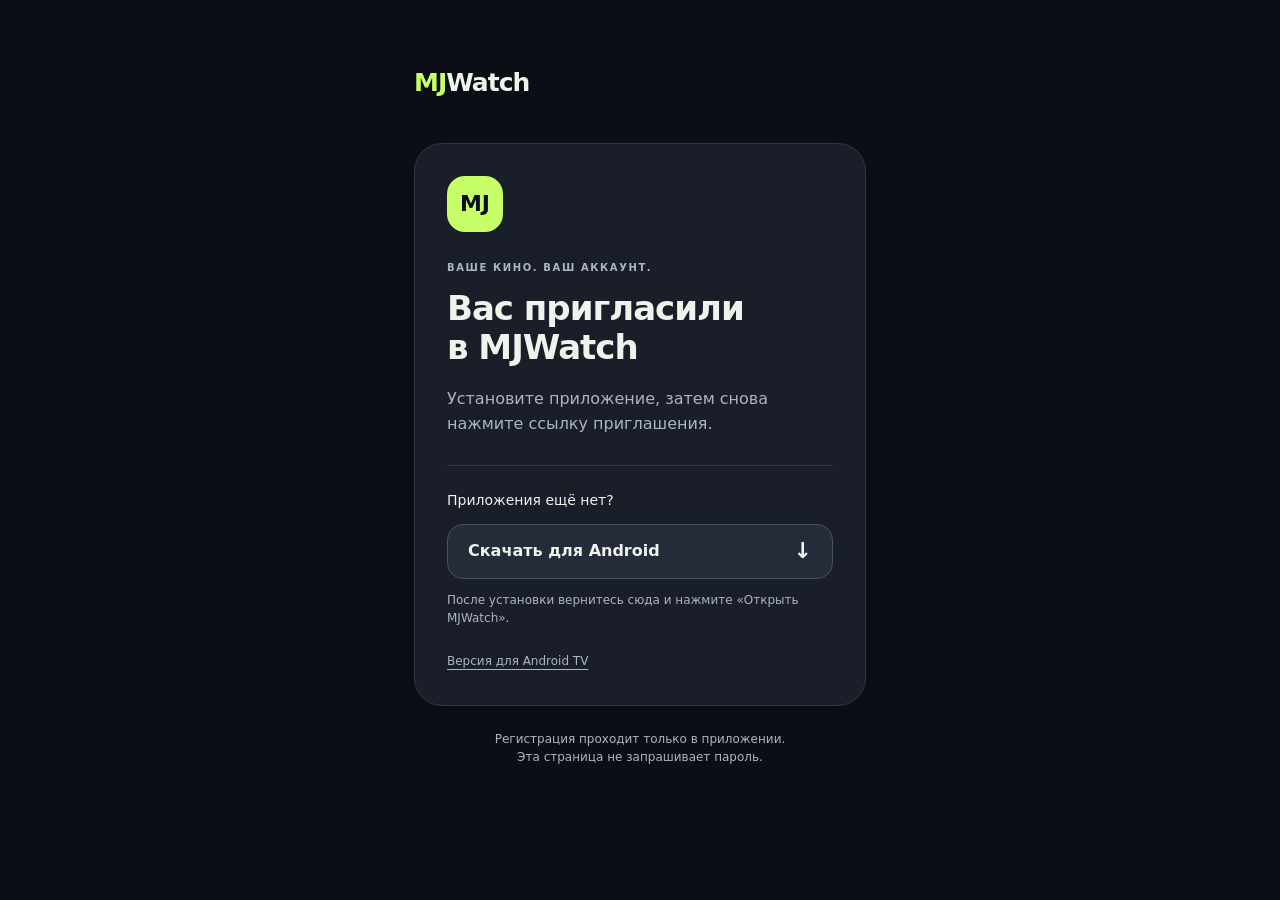
<file: mj-watch/join/index.html>
<!doctype html>
<html lang="ru">
<head>
<meta charset="utf-8">
<meta name="viewport" content="width=device-width,initial-scale=1">
<meta name="referrer" content="no-referrer">
<meta name="robots" content="noindex">
<meta http-equiv="Content-Security-Policy" content="default-src 'none'; script-src 'self'; style-src 'self'; base-uri 'none'; form-action 'none'; connect-src 'none'">
<meta name="description" content="Откройте приглашение в MJWatch или скачайте приложение для Android.">
<meta property="og:title" content="Приглашение в MJWatch">
<meta property="og:description" content="Откройте приложение и придумайте пароль для своего аккаунта.">
<title>Приглашение в MJWatch</title>
<link rel="stylesheet" href="join.css">
<script src="join.js" defer></script>
</head>
<body>
<main>
<a class="wordmark" href="https://github.com/MJSasha/mj-watch"><span>MJ</span>Watch</a>
<section class="card" aria-labelledby="title">
<div class="mark" aria-hidden="true">MJ</div>
<p class="eyebrow">ВАШЕ КИНО. ВАШ АККАУНТ.</p>
<h1 id="title">Вас пригласили<br>в MJWatch</h1>
<p id="intro">Установите приложение, затем снова нажмите ссылку приглашения.</p>
<p id="server" class="server" hidden></p>
<a id="open" class="button primary" hidden>Открыть MJWatch <span aria-hidden="true">↗</span></a>
<div class="download">
<p>Приложения ещё нет?</p>
<a class="button secondary" href="https://github.com/MJSasha/mj-watch/releases/latest/download/MJWatch-mobile.apk">Скачать для Android <span aria-hidden="true">↓</span></a>
<p class="hint">После установки вернитесь сюда и нажмите «Открыть MJWatch».</p>
</div>
<a class="tv" href="https://github.com/MJSasha/mj-watch/releases/latest/download/MJWatch-tv.apk">Версия для Android TV</a>
</section>
<p class="footnote">Регистрация проходит только в приложении.<br>Эта страница не запрашивает пароль.</p>
</main>
</body>
</html>
</file>
<file: mj-watch/join/join.css>
:root{color-scheme:dark;--ink:#0c0e15;--surface:#191e29;--line:#303846;--text:#f0f2ec;--muted:#abb5c5;--lime:#c7ff68}*{box-sizing:border-box}body{margin:0;background:var(--ink);color:var(--text);font:16px/1.55 system-ui,-apple-system,BlinkMacSystemFont,"Segoe UI",sans-serif}main{max-width:500px;margin:auto;padding:40px 24px 32px}.wordmark{display:inline-block;color:var(--text);text-decoration:none;font-size:25px;font-weight:750;letter-spacing:-1px;margin-bottom:40px}.wordmark span{color:var(--lime)}.card{border:1px solid var(--line);border-radius:28px;padding:32px;background:var(--surface)}.mark{display:grid;place-items:center;width:56px;height:56px;border-radius:18px;background:var(--lime);color:var(--ink);font-size:22px;font-weight:800;margin-bottom:28px}.eyebrow{font-size:10px;font-weight:700;letter-spacing:1.6px;color:var(--muted);margin:0 0 14px}h1{font-size:34px;line-height:1.15;letter-spacing:-1px;margin:0 0 20px}p{margin:0 0 20px}#intro{color:var(--muted)}.server{font-size:13px;overflow-wrap:anywhere;color:var(--muted);padding:12px 14px;background:var(--ink);border-radius:12px}.button{display:flex;align-items:center;justify-content:space-between;gap:16px;width:100%;min-height:54px;padding:14px 20px;border-radius:16px;text-decoration:none;font-weight:650}.button span{font-size:22px;line-height:1}.primary{background:var(--lime);color:var(--ink)}.secondary{color:var(--text);background:#242b39;border:1px solid #445064}.download{border-top:1px solid var(--line);padding-top:24px;margin-top:28px}.download>p:first-child{font-size:14px;margin-bottom:12px}.hint{font-size:12px;color:var(--muted);margin:12px 0 0}.tv{display:inline-block;color:var(--muted);font-size:12px;margin-top:24px;text-underline-offset:4px}.footnote{color:var(--muted);font-size:12px;text-align:center;margin:24px 0 0}a:focus-visible{outline:3px solid white;outline-offset:5px}[hidden]{display:none!important}@media(max-width:380px){main{padding:28px 16px}.card{padding:24px}h1{font-size:30px}}@media(min-height:850px){main{padding-top:64px}}
</file>
